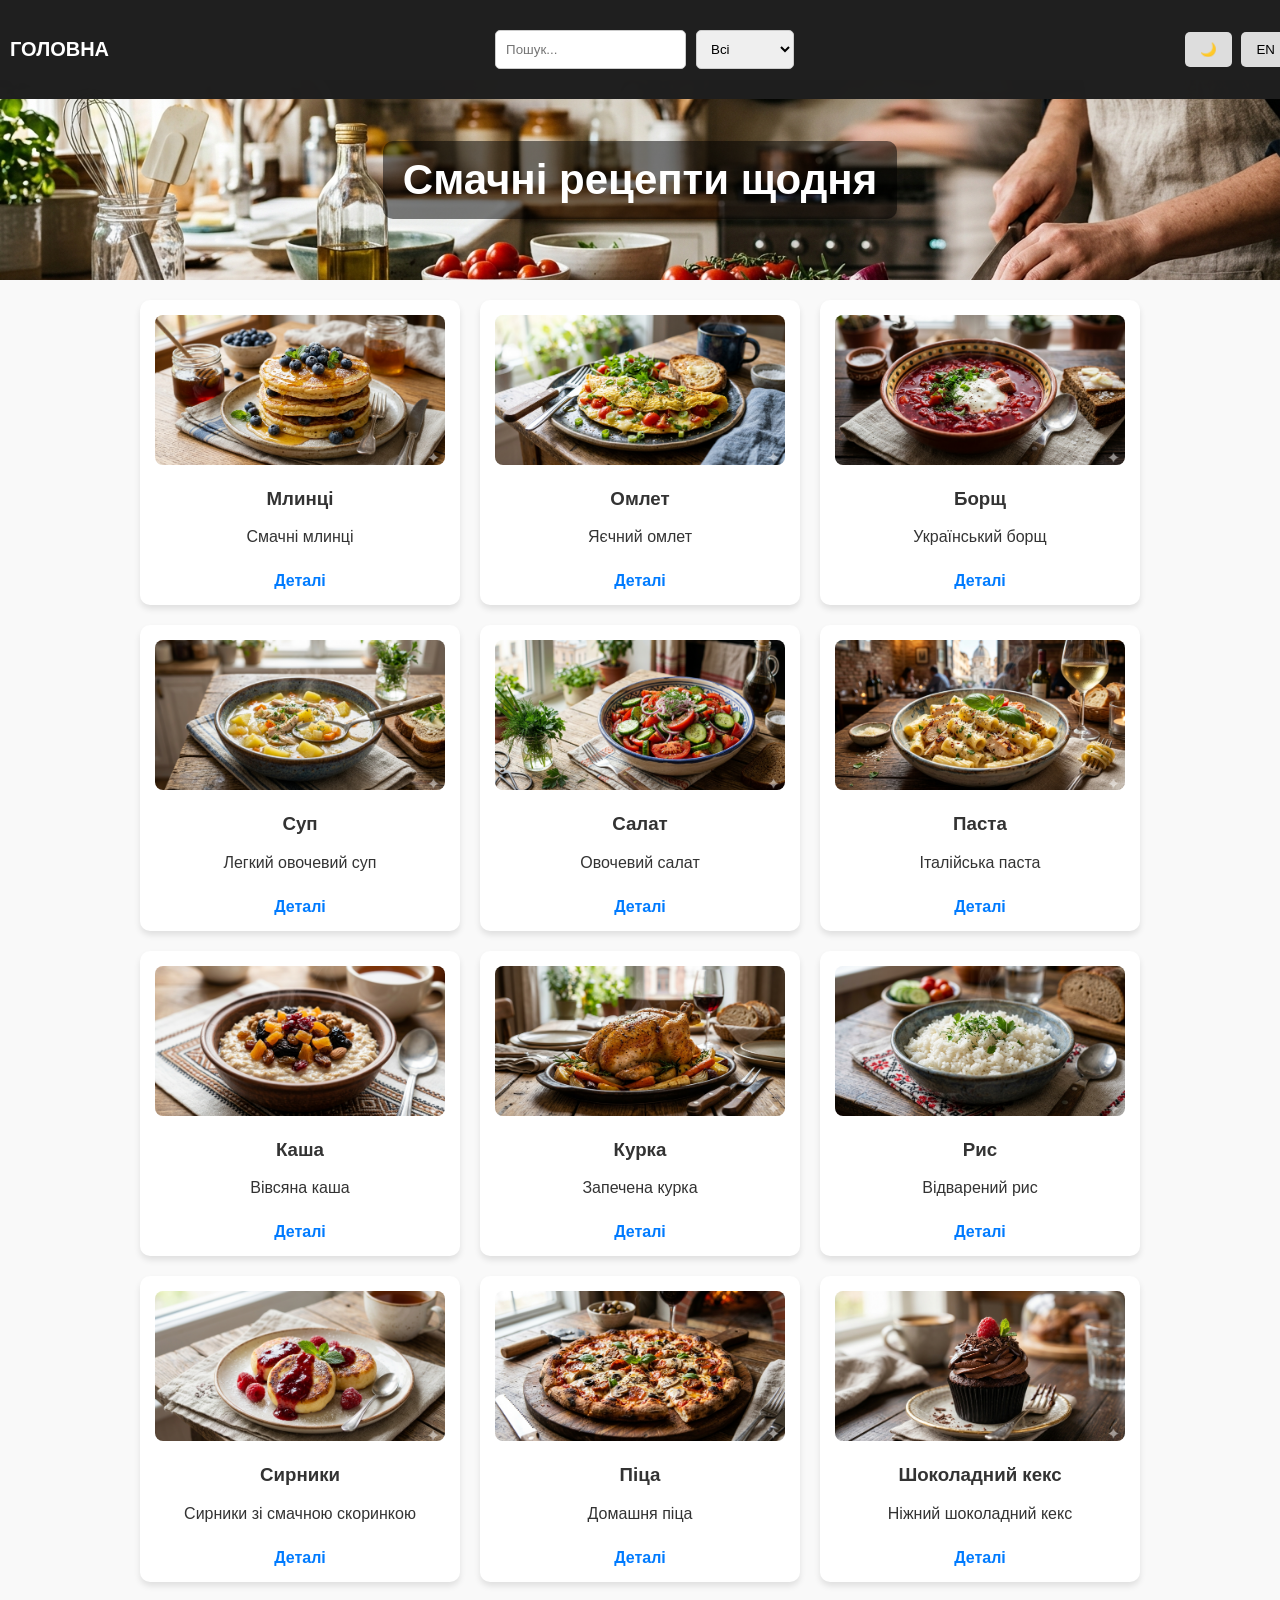
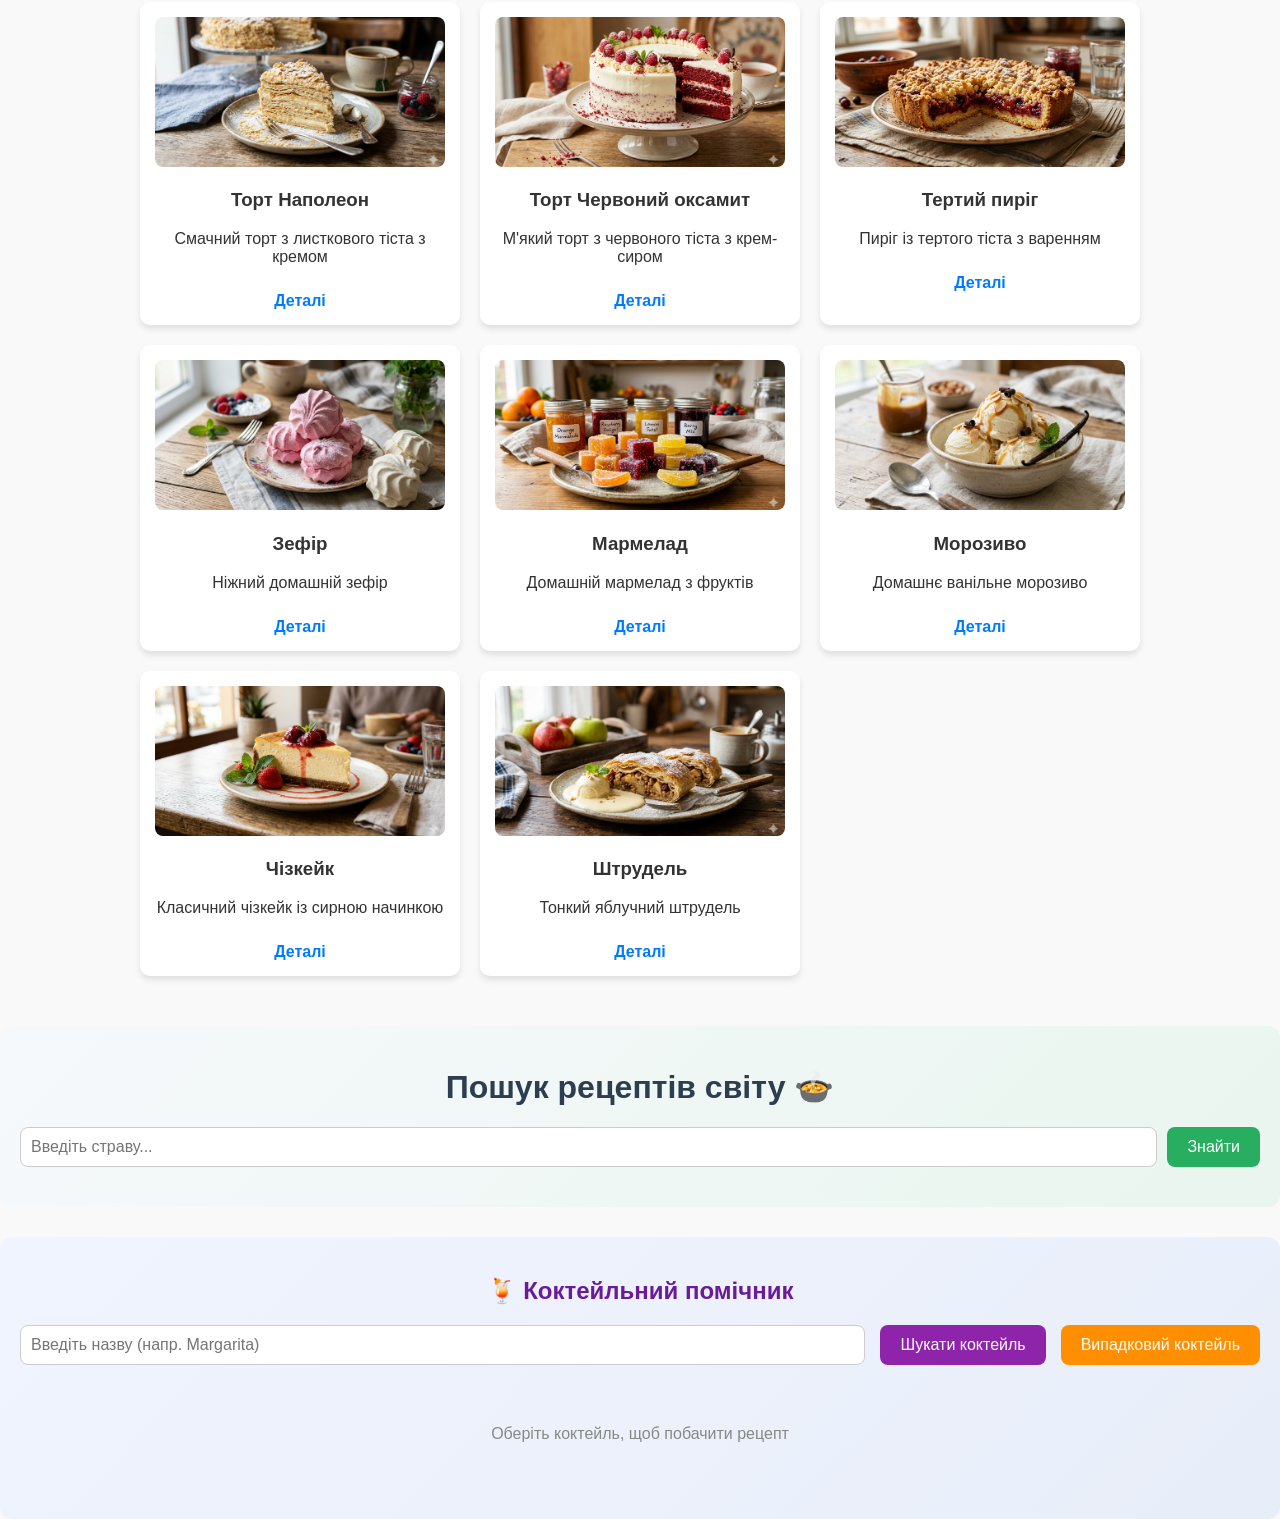
<file: index.html>
<!DOCTYPE html>
<html lang="uk">
<head>
    <meta charset="UTF-8">
    <meta name="viewport" content="width=device-width, initial-scale=1.0">
    <title>Рецепти для всіх🍲🍹</title>
    <link rel="stylesheet" href="style.css">
    <link rel="icon" type="image/png" href="img/favicon.png">
</head>
<body>

<div id="header">
    <div class="header">
        <div class="nav-bar">
            <a href="index.html" class="logo" id="homeText">ГОЛОВНА</a>

            <div class="search-bar">
                <input type="text" id="search" placeholder="Пошук...">
                <select id="filter">
                    <option value="all" id="optAll">Всі</option>
                    <option value="breakfast" id="optBreakfast">Сніданок</option>
                    <option value="lunch" id="optLunch">Обід</option>
                    <option value="dinner" id="optDinner">Вечеря</option>
                    <option value="desserts" id="optDesserts">Десерти</option>
                </select>
            </div>

            <div class="controls">
                <button id="themeToggle">🌙</button>
                <button id="langToggle">EN</button>
            </div>
        </div>
    </div>
</div>

<section class="hero">
    <h2 id="heroText">Смачні рецепти щодня</h2>
</section>

<main class="container">
    <div id="recipes" class="grid"></div>
</main>

<div class="api-recipes">
    <h1 id="apiTitle">Пошук рецептів світу 🍲</h1>
    <div class="search-box">
        <input type="text" id="mealInput" placeholder="Введіть страву...">
        <button id="searchBtnMeal">Знайти</button>
    </div>
    <div id="result"></div>
</div>

<div class="cocktails-section">
    <h2>🍹 Коктейльний помічник</h2>
    <div class="controls">
        <input type="text" id="cocktailSearchInput" placeholder="Введіть назву (напр. Margarita)">
        <button id="cocktailSearchBtn">Шукати коктейль</button>
        <button id="randomCocktailBtn" class="secondary">Випадковий коктейль</button>
    </div>
    <div id="cocktailResult" class="result-container">
        <p class="placeholder">Оберіть коктейль, щоб побачити рецепт</p>
    </div>
</div>

<script src="app.js"></script>
</body>
</html>
</file>
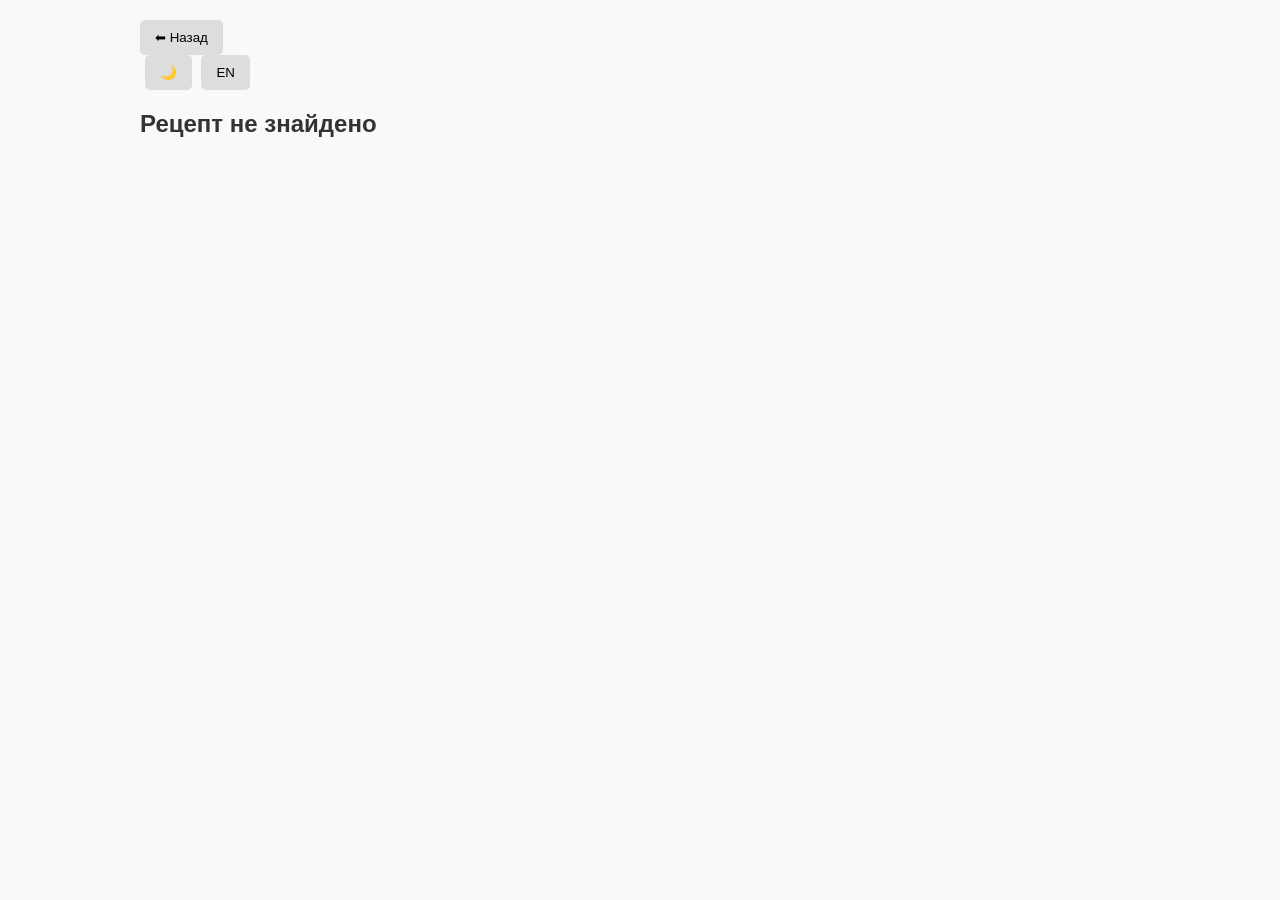
<file: recipe.html>
<!DOCTYPE html>
<html lang="uk">
<head>
    <meta charset="UTF-8">
    <meta name="viewport" content="width=device-width, initial-scale=1.0">
    <title>Деталі рецепту</title>
    <link rel="stylesheet" href="style.css">
    <script src="app.js" defer></script>
    <link rel="icon" type="image/png" href="img/favicon.png">
</head>
<body>

<div class="container">
    <header>
        <button id="backBtn" class="back-btn">⬅ Назад</button>
        <div class="controls">
            <button id="themeToggle">🌙</button>
            <button id="langToggle">EN</button>
        </div>
    </header>

    <div id="recipeDetails" class="recipe-details"></div>
</div>

</body>
</html>
</file>
<file: style.css>
:root {
    --bg-color: #f9f9f9;
    --text-color: #333;
    --card-bg: #fff;
}

#header {
    position: fixed;
    top: 0;
    left: 0;
    width: 100%;
    z-index: 1000;
}

#header .header {
    background-color: rgba(31, 30, 30, 0.9);
    padding: 10px 0;
}

#header .nav-bar {
    display: flex;
    justify-content: center;
    align-items: center;
}

#header h1 {
    color: white;
    margin: 0;
}

#header a {
    text-decoration: none;
}

#header {
    position: fixed;
    top: 0;
    left: 0;
    width: 100%;
    background: rgba(31, 30, 30, 0.95);
    z-index: 1000;
}

.nav-bar {
    display: flex;
    align-items: center;
    justify-content: space-between;
    max-width: 1100px;
    margin: auto;
    padding: 10px;
}

.logo {
    color: white;
    font-weight: bold;
    text-decoration: none;
    font-size: 20px;
}

.search-bar {
    display: flex;
    gap: 10px;
}

.controls button {
    margin-left: 5px;
}

.hero {
    margin-top: 80px;
    height: 200px;
    background: url('img/one.png') center/cover no-repeat;
    display: flex;
    align-items: center;
    justify-content: center;
    color: white;
    font-size: 28px;
    font-weight: bold;
}

.hero h2 {
    background: rgba(0, 0, 0, 0.5);
    padding: 15px 20px;
    border-radius: 10px;
}

main {
    margin-top: 20px;
}

main {
    margin-top: 80px;
}

#header .nav-bar {
    display: flex;
    align-items: center;
    justify-content: space-between;
    width: 100%;
    height: 100%;
    max-width: 1300px;
    padding: 0 10px;
}

body.dark {
    --bg-color: #1e1e1e;
    --text-color: #f5f5f5;
    --card-bg: #2d2d2d;
}

body {
    font-family: 'Segoe UI', Tahoma, Geneva, Verdana, sans-serif;
    margin: 0;
    padding: 0;
    background-color: var(--bg-color);
    color: var(--text-color);
    transition: 0.3s;
}

.container {
    max-width: 1000px;
    margin: 0 auto;
    padding: 20px;
}

.search-bar {
    display: flex;
    gap: 10px;
    margin: 20px 0;
}

input, select {
    padding: 10px;
    border-radius: 5px;
    border: 1px solid #ccc;
}

.grid {
    display: grid;
    grid-template-columns: repeat(auto-fill, minmax(250px, 1fr));
    gap: 20px;
}

.card {
    background: var(--card-bg);
    padding: 15px;
    border-radius: 10px;
    box-shadow: 0 4px 6px rgba(0,0,0,0.1);
    text-align: center;
}

.card img {
    width: 100%;
    height: 150px;
    object-fit: cover;
    border-radius: 8px;
}

.card a {
    display: inline-block;
    margin-top: 10px;
    text-decoration: none;
    color: #007bff;
    font-weight: bold;
}

.recipe-details img {
    max-width: 100%;
    height: auto;
    border-radius: 15px;
}

button {
    cursor: pointer;
    padding: 10px 15px;
    border: none;
    border-radius: 5px;
    background: #ddd;
}

button:hover {
    background: #ccc;
}

.api-recipes {
    background: linear-gradient(135deg, #f6f9fc, #e9f5ee);
    padding: 20px;
    border-radius: 12px;
    margin-top: 30px;
}

.api-recipes h1 {
    text-align: center;
    color: #2c3e50;
}

.api-recipes .search-box {
    display: flex;
    gap: 10px;
    margin: 20px 0;
}

.api-recipes input {
    flex: 1;
    padding: 10px;
    border: 1px solid #ccc;
    border-radius: 8px;
    font-size: 16px;
}

.api-recipes input:focus {
    border-color: #27ae60;
    outline: none;
}

.api-recipes button {
    padding: 10px 20px;
    background: #27ae60;
    color: white;
    border: none;
    border-radius: 8px;
    cursor: pointer;
    font-size: 16px;
}

.api-recipes button:hover {
    background: #219150;
}

.api-recipes .meal-card {
    background: white;
    border-radius: 12px;
    padding: 20px;
    margin-top: 20px;
    box-shadow: 0 10px 25px rgba(0,0,0,0.1);
    animation: fadeIn 0.5s ease-in-out;
}

.api-recipes .meal-card h2 {
    margin-bottom: 10px;
    color: #27ae60;
}

.api-recipes .meal-card h3 {
    margin-top: 15px;
}

.api-recipes .meal-card a {
    color: #e74c3c;
    text-decoration: none;
    font-weight: bold;
}

.api-recipes .meal-card a:hover {
    text-decoration: underline;
}

.api-recipes .error {
    color: #e74c3c;
    font-weight: bold;
}

.api-recipes .meal-card {
    text-align: center;
    color: #222;
}

.api-recipes .meal-card img {
    width: 500px;
    max-width: 100%;
    display: block;
    margin: 15px auto;
    border-radius: 10px;
}

.api-recipes .meal-card h2,
.api-recipes .meal-card p {
    color: #222;
}

.cocktails-section {
    background: linear-gradient(135deg, #f0f4ff, #e8eef9);
    padding: 20px;
    border-radius: 12px;
    margin-top: 30px;
}

body.dark .cocktails-section {
    background: linear-gradient(135deg, #2a2a3a, #222232);
}

.cocktails-section h2 {
    text-align: center;
    color: #6a1b9a;
}

body.dark .cocktails-section h2 {
    color: #ce93d8;
}

.cocktails-section .controls {
    display: flex;
    gap: 10px;
    margin: 20px 0;
    justify-content: center;
    flex-wrap: wrap;
}

.cocktails-section input {
    flex: 1;
    padding: 10px;
    border: 1px solid #ccc;
    border-radius: 8px;
    font-size: 16px;
    min-width: 200px;
}

.cocktails-section button {
    padding: 10px 20px;
    background: #8e24aa;
    color: white;
    border: none;
    border-radius: 8px;
    cursor: pointer;
    font-size: 16px;
}

.cocktails-section button.secondary {
    background: #ff8f00;
}

.cocktails-section button:hover {
    filter: brightness(0.9);
}

.cocktails-section .cocktail-card {
    background: white;
    border-radius: 12px;
    padding: 20px;
    margin-top: 20px;
    box-shadow: 0 10px 25px rgba(0,0,0,0.1);
    animation: fadeIn 0.5s ease-in-out;
    text-align: center;
    color: #222;
}

body.dark .cocktails-section .cocktail-card {
    background: #2d2d2d;
    color: #f5f5f5;
}

.cocktails-section .cocktail-card img {
    width: 500px;
    max-width: 100%;
    display: block;
    margin: 15px auto;
    border-radius: 10px;
}

.cocktails-section .cocktail-card ul {
    text-align: left;
    display: inline-block;
    margin: 0 auto;
}

.cocktails-section .placeholder {
    text-align: center;
    padding: 40px;
    color: #888;
}

@keyframes fadeIn {
    from {
        opacity: 0;
        transform: translateY(10px);
    }
    to {
        opacity: 1;
        transform: translateY(0);
    }
}

@media (max-width: 700px) {
    .nav-bar {
        flex-direction: column;
        gap: 10px;
    }
    .search-bar {
        width: 100%;
        justify-content: center;
    }
    .controls {
        margin-top: 5px;
    }
}
</file>
